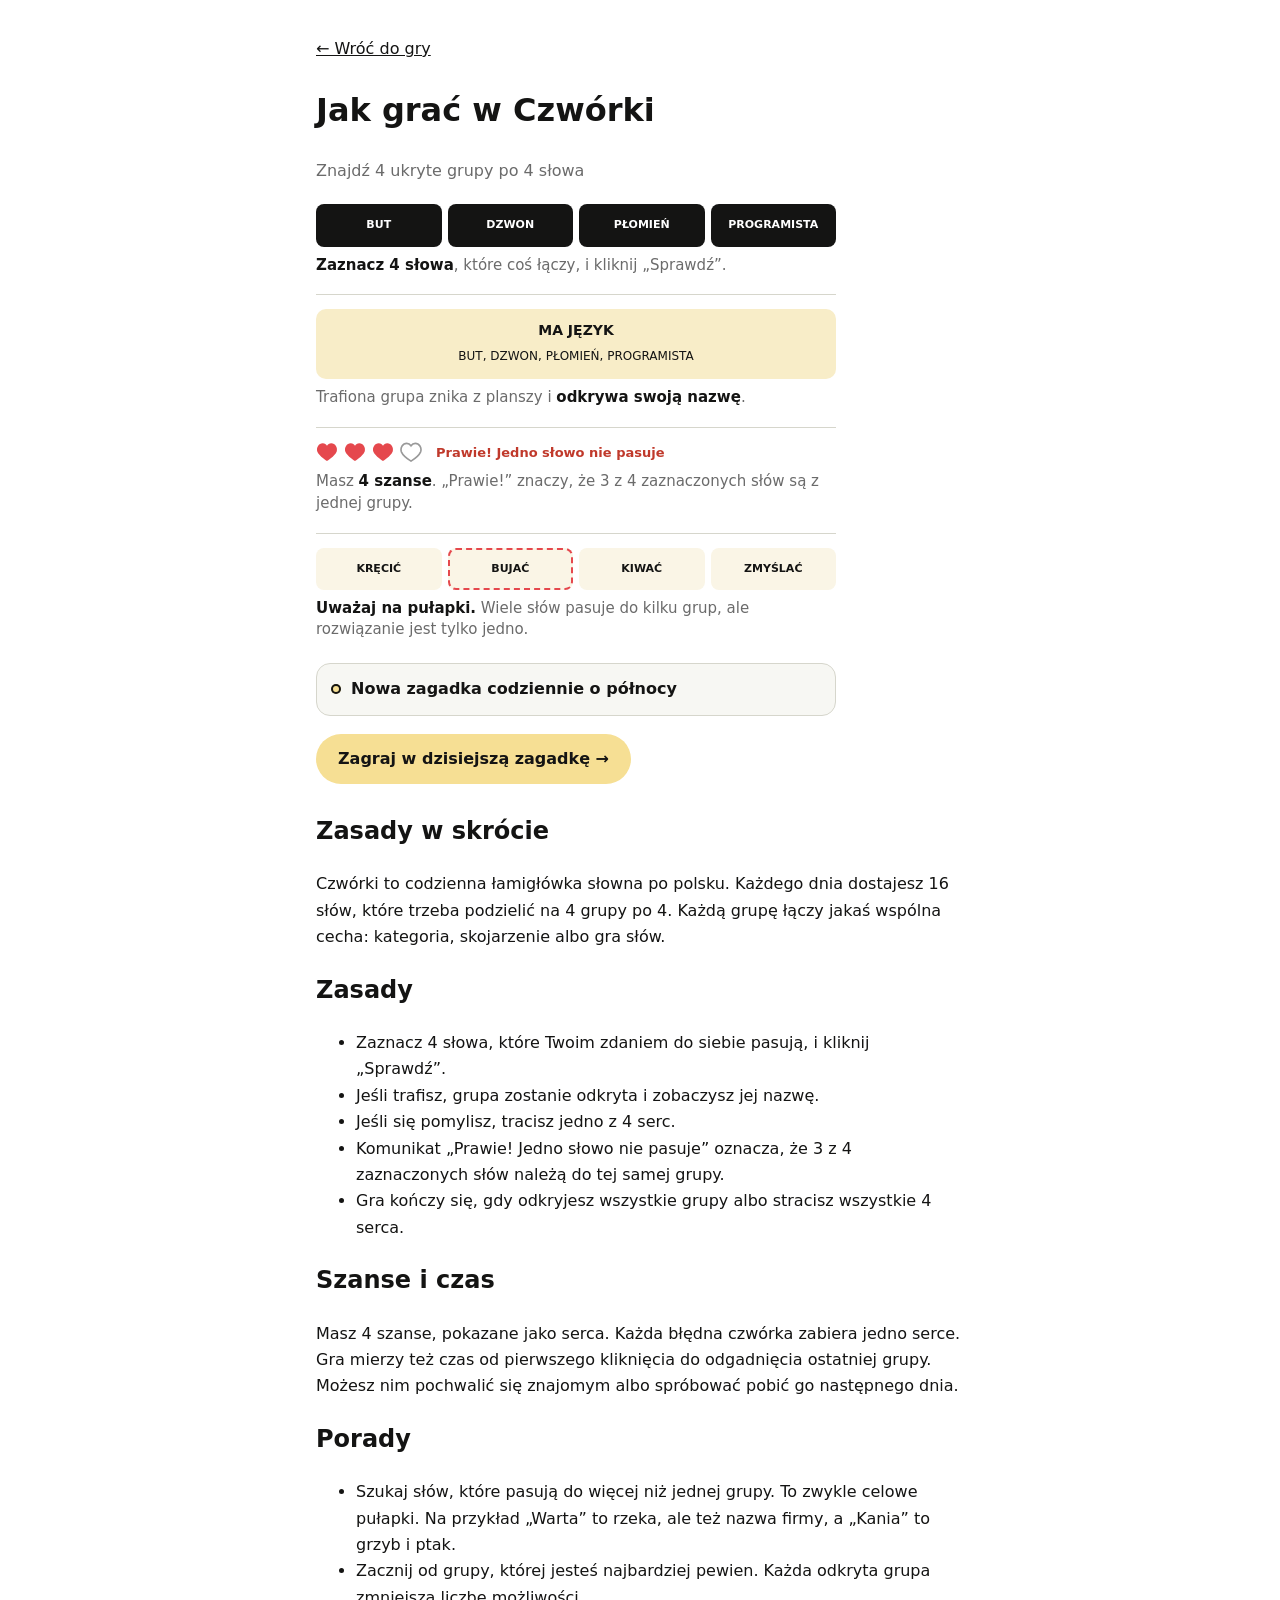
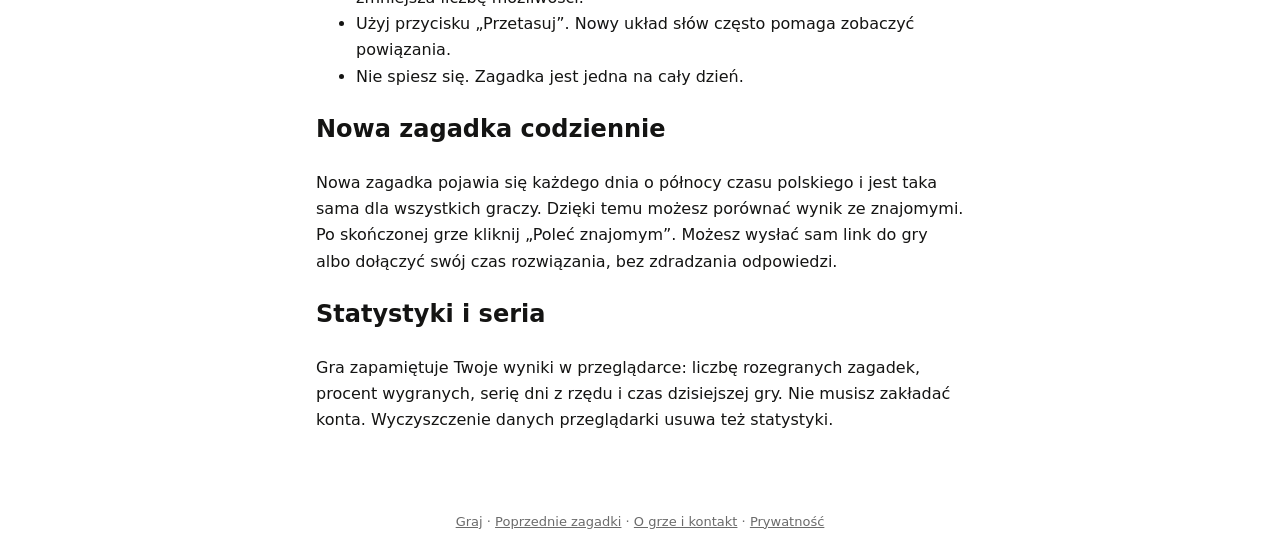
<file: jak-grac.html>
<!DOCTYPE html>
<html lang="pl">
<head>
<meta charset="UTF-8">
<meta name="viewport" content="width=device-width, initial-scale=1">
<title>Jak grać w Czwórki – zasady i porady</title>
<meta name="description" content="Zasady gry Czwórki: jak układać słowa w grupy, jak działają szanse i jak unikać pułapek.">
<script>try{if(localStorage.getItem("cz-theme")==="dark")document.documentElement.dataset.theme="dark"}catch(e){}</script>
<link rel="icon" href="data:image/svg+xml,<svg xmlns='http://www.w3.org/2000/svg' viewBox='0 0 40 40'><rect width='40' height='40' rx='9' fill='%23F6DF94'/><rect x='7' y='7' width='12' height='12' rx='3' fill='%23141413'/><rect x='21' y='7' width='12' height='12' rx='3' fill='%23141413'/><rect x='7' y='21' width='12' height='12' rx='3' fill='%23141413'/><rect x='21' y='21' width='12' height='12' rx='3' fill='%23fff'/></svg>">
<link rel="stylesheet" href="style.css?v=68">
<link rel="manifest" href="/manifest.webmanifest">
<link rel="apple-touch-icon" href="/ikony/apple-touch-icon.png">
<meta name="apple-mobile-web-app-capable" content="yes">
<meta name="apple-mobile-web-app-title" content="Czwórki">
<script async src="https://pagead2.googlesyndication.com/pagead/js/adsbygoogle.js?client=ca-pub-8335463733241700" crossorigin="anonymous"></script>
</head>
<body>
<main class="page">
<p><a href="./">← Wróć do gry</a></p>
<h1>Jak grać w Czwórki</h1>
<section class="tut">
<p class="sub2" style="margin-top:0">Znajdź 4 ukryte grupy po 4 słowa</p>
  <div class="ex">
  <div class="ex-tiles"><span class="sel">BUT</span><span class="sel">DZWON</span><span class="sel">PŁOMIEŃ</span><span class="sel">PROGRAMISTA</span></div>
  <p><b>Zaznacz 4 słowa</b>, które coś łączy, i kliknij „Sprawdź”.</p>
</div>
<div class="ex">
  <div class="ex-row"><b>MA JĘZYK</b><span>BUT, DZWON, PŁOMIEŃ, PROGRAMISTA</span></div>
  <p>Trafiona grupa znika z planszy i <b>odkrywa swoją nazwę</b>.</p>
</div>
<div class="ex">
  <div class="ex-lives"><span class="h"></span><span class="h"></span><span class="h"></span><span class="h off"></span><em>Prawie! Jedno słowo nie pasuje</em></div>
  <p>Masz <b>4 szanse</b>. „Prawie!” znaczy, że 3 z 4 zaznaczonych słów są z jednej grupy.</p>
</div>
<div class="ex">
  <div class="ex-tiles"><span>KRĘCIĆ</span><span class="trap">BUJAĆ</span><span>KIWAĆ</span><span>ZMYŚLAĆ</span></div>
  <p><b>Uważaj na pułapki.</b> Wiele słów pasuje do kilku grup, ale rozwiązanie jest tylko jedno.</p>
</div>
<div class="pill"><i></i>Nowa zagadka codziennie o północy</div>
<p style="margin-top:18px"><a class="btn-play" href="./">Zagraj w dzisiejszą zagadkę →</a></p>
</section>
<h2>Zasady w skrócie</h2>
<p>Czwórki to codzienna łamigłówka słowna po polsku. Każdego dnia dostajesz 16 słów, które trzeba podzielić na 4 grupy po 4. Każdą grupę łączy jakaś wspólna cecha: kategoria, skojarzenie albo gra słów.</p>

<h2>Zasady</h2>
<ul>
<li>Zaznacz 4 słowa, które Twoim zdaniem do siebie pasują, i kliknij „Sprawdź”.</li>
<li>Jeśli trafisz, grupa zostanie odkryta i zobaczysz jej nazwę.</li>
<li>Jeśli się pomylisz, tracisz jedno z 4 serc.</li>
<li>Komunikat „Prawie! Jedno słowo nie pasuje” oznacza, że 3 z 4 zaznaczonych słów należą do tej samej grupy.</li>
<li>Gra kończy się, gdy odkryjesz wszystkie grupy albo stracisz wszystkie 4 serca.</li>
</ul>

<h2>Szanse i czas</h2>
<p>Masz 4 szanse, pokazane jako serca. Każda błędna czwórka zabiera jedno serce. Gra mierzy też czas od pierwszego kliknięcia do odgadnięcia ostatniej grupy. Możesz nim pochwalić się znajomym albo spróbować pobić go następnego dnia.</p>

<h2>Porady</h2>
<ul>
<li>Szukaj słów, które pasują do więcej niż jednej grupy. To zwykle celowe pułapki. Na przykład „Warta” to rzeka, ale też nazwa firmy, a „Kania” to grzyb i ptak.</li>
<li>Zacznij od grupy, której jesteś najbardziej pewien. Każda odkryta grupa zmniejsza liczbę możliwości.</li>
<li>Użyj przycisku „Przetasuj”. Nowy układ słów często pomaga zobaczyć powiązania.</li>
<li>Nie spiesz się. Zagadka jest jedna na cały dzień.</li>
</ul>

<h2>Nowa zagadka codziennie</h2>
<p>Nowa zagadka pojawia się każdego dnia o północy czasu polskiego i jest taka sama dla wszystkich graczy. Dzięki temu możesz porównać wynik ze znajomymi. Po skończonej grze kliknij „Poleć znajomym”. Możesz wysłać sam link do gry albo dołączyć swój czas rozwiązania, bez zdradzania odpowiedzi.</p>

<h2>Statystyki i seria</h2>
<p>Gra zapamiętuje Twoje wyniki w przeglądarce: liczbę rozegranych zagadek, procent wygranych, serię dni z rzędu i czas dzisiejszej gry. Nie musisz zakładać konta. Wyczyszczenie danych przeglądarki usuwa też statystyki.</p>
</main>
<footer class="foot"><a href="./">Graj</a> · <a href="archiwum.html">Poprzednie zagadki</a> · <a href="o-grze.html">O grze i kontakt</a> · <a href="polityka-prywatnosci.html">Prywatność</a></footer>
</body>
</html>
</file>
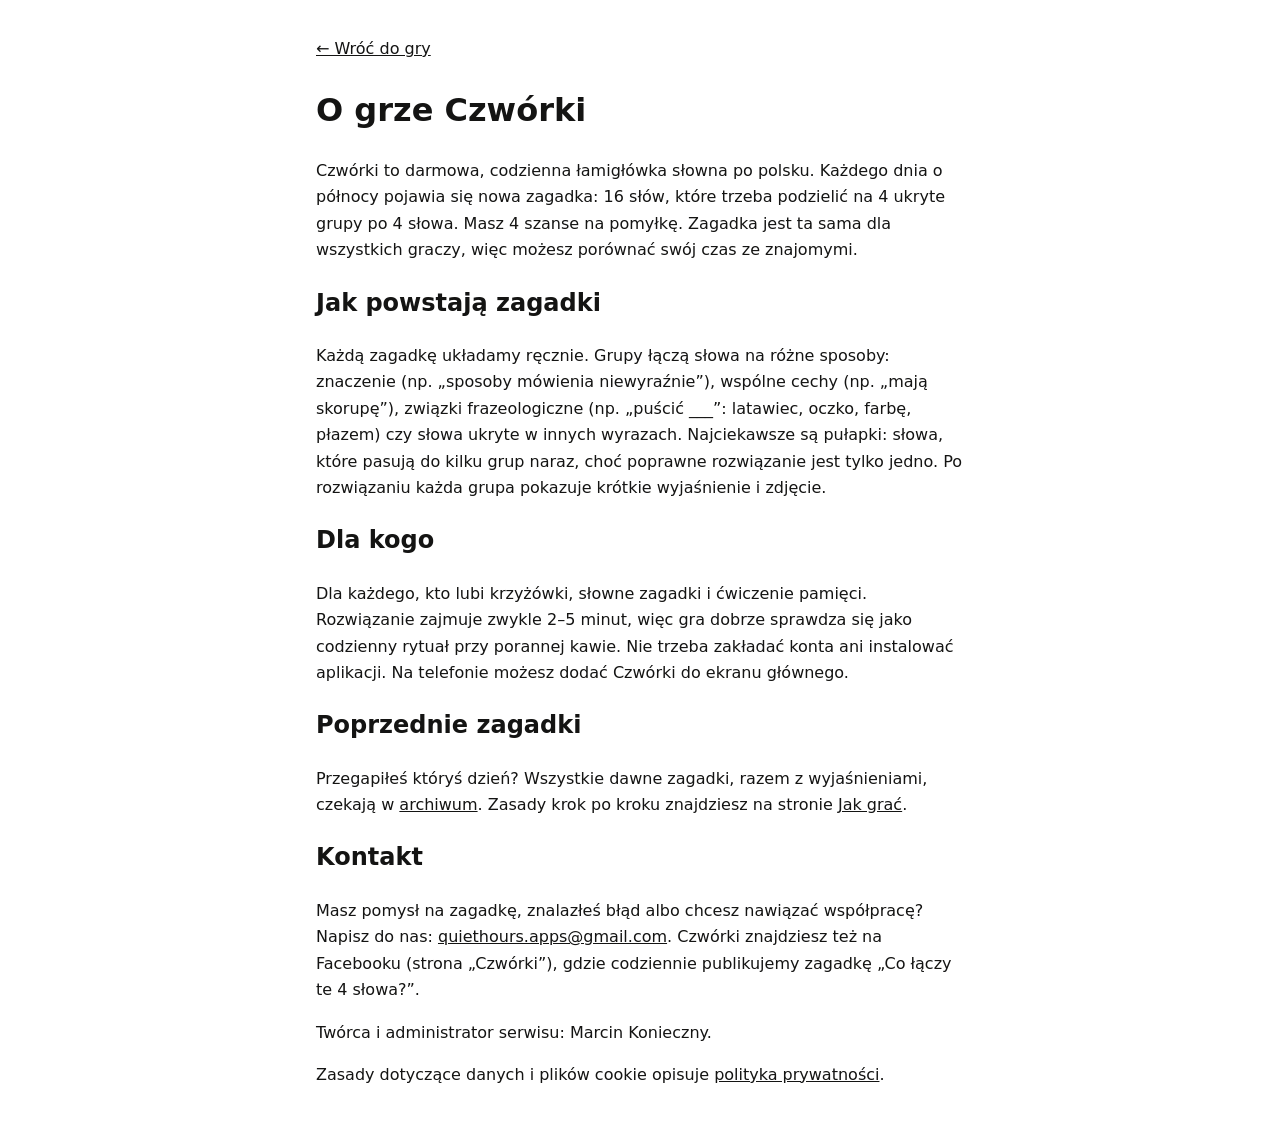
<file: o-grze.html>
<!DOCTYPE html>
<html lang="pl">
<head>
<meta charset="UTF-8">
<meta name="viewport" content="width=device-width, initial-scale=1">
<title>O grze i kontakt – Czwórki</title>
<meta name="description" content="Czwórki to darmowa, codzienna łamigłówka słowna po polsku. Poznaj zasady, historię gry i skontaktuj się z nami.">
<link rel="icon" href="data:image/svg+xml,<svg xmlns='http://www.w3.org/2000/svg' viewBox='0 0 40 40'><rect width='40' height='40' rx='9' fill='%23F6DF94'/><rect x='7' y='7' width='12' height='12' rx='3' fill='%23141413'/><rect x='21' y='7' width='12' height='12' rx='3' fill='%23141413'/><rect x='7' y='21' width='12' height='12' rx='3' fill='%23141413'/><rect x='21' y='21' width='12' height='12' rx='3' fill='%23fff'/></svg>">
<link rel="stylesheet" href="style.css">
<script async src="https://pagead2.googlesyndication.com/pagead/js/adsbygoogle.js?client=ca-pub-8335463733241700" crossorigin="anonymous"></script>
</head>
<body>
<main class="page">
<p><a href="./">← Wróć do gry</a></p>
<h1>O grze Czwórki</h1>
<p>Czwórki to darmowa, codzienna łamigłówka słowna po polsku. Każdego dnia o północy pojawia się nowa zagadka: 16 słów, które trzeba podzielić na 4 ukryte grupy po 4 słowa. Masz 4 szanse na pomyłkę. Zagadka jest ta sama dla wszystkich graczy, więc możesz porównać swój czas ze znajomymi.</p>

<h2>Jak powstają zagadki</h2>
<p>Każdą zagadkę układamy ręcznie. Grupy łączą słowa na różne sposoby: znaczenie (np. „sposoby mówienia niewyraźnie”), wspólne cechy (np. „mają skorupę”), związki frazeologiczne (np. „puścić ___”: latawiec, oczko, farbę, płazem) czy słowa ukryte w innych wyrazach. Najciekawsze są pułapki: słowa, które pasują do kilku grup naraz, choć poprawne rozwiązanie jest tylko jedno. Po rozwiązaniu każda grupa pokazuje krótkie wyjaśnienie i zdjęcie.</p>

<h2>Dla kogo</h2>
<p>Dla każdego, kto lubi krzyżówki, słowne zagadki i ćwiczenie pamięci. Rozwiązanie zajmuje zwykle 2–5 minut, więc gra dobrze sprawdza się jako codzienny rytuał przy porannej kawie. Nie trzeba zakładać konta ani instalować aplikacji. Na telefonie możesz dodać Czwórki do ekranu głównego.</p>

<h2>Poprzednie zagadki</h2>
<p>Przegapiłeś któryś dzień? Wszystkie dawne zagadki, razem z wyjaśnieniami, czekają w <a href="archiwum.html">archiwum</a>. Zasady krok po kroku znajdziesz na stronie <a href="jak-grac.html">Jak grać</a>.</p>

<h2>Kontakt</h2>
<p>Masz pomysł na zagadkę, znalazłeś błąd albo chcesz nawiązać współpracę? Napisz do nas: <a href="mailto:quiethours.apps@gmail.com">quiethours.apps@gmail.com</a>. Czwórki znajdziesz też na Facebooku (strona „Czwórki”), gdzie codziennie publikujemy zagadkę „Co łączy te 4 słowa?”.</p>
<p>Twórca i administrator serwisu: Marcin Konieczny.</p>
<p>Zasady dotyczące danych i plików cookie opisuje <a href="polityka-prywatnosci.html">polityka prywatności</a>.</p>
</main>
</body>
</html>
</file>
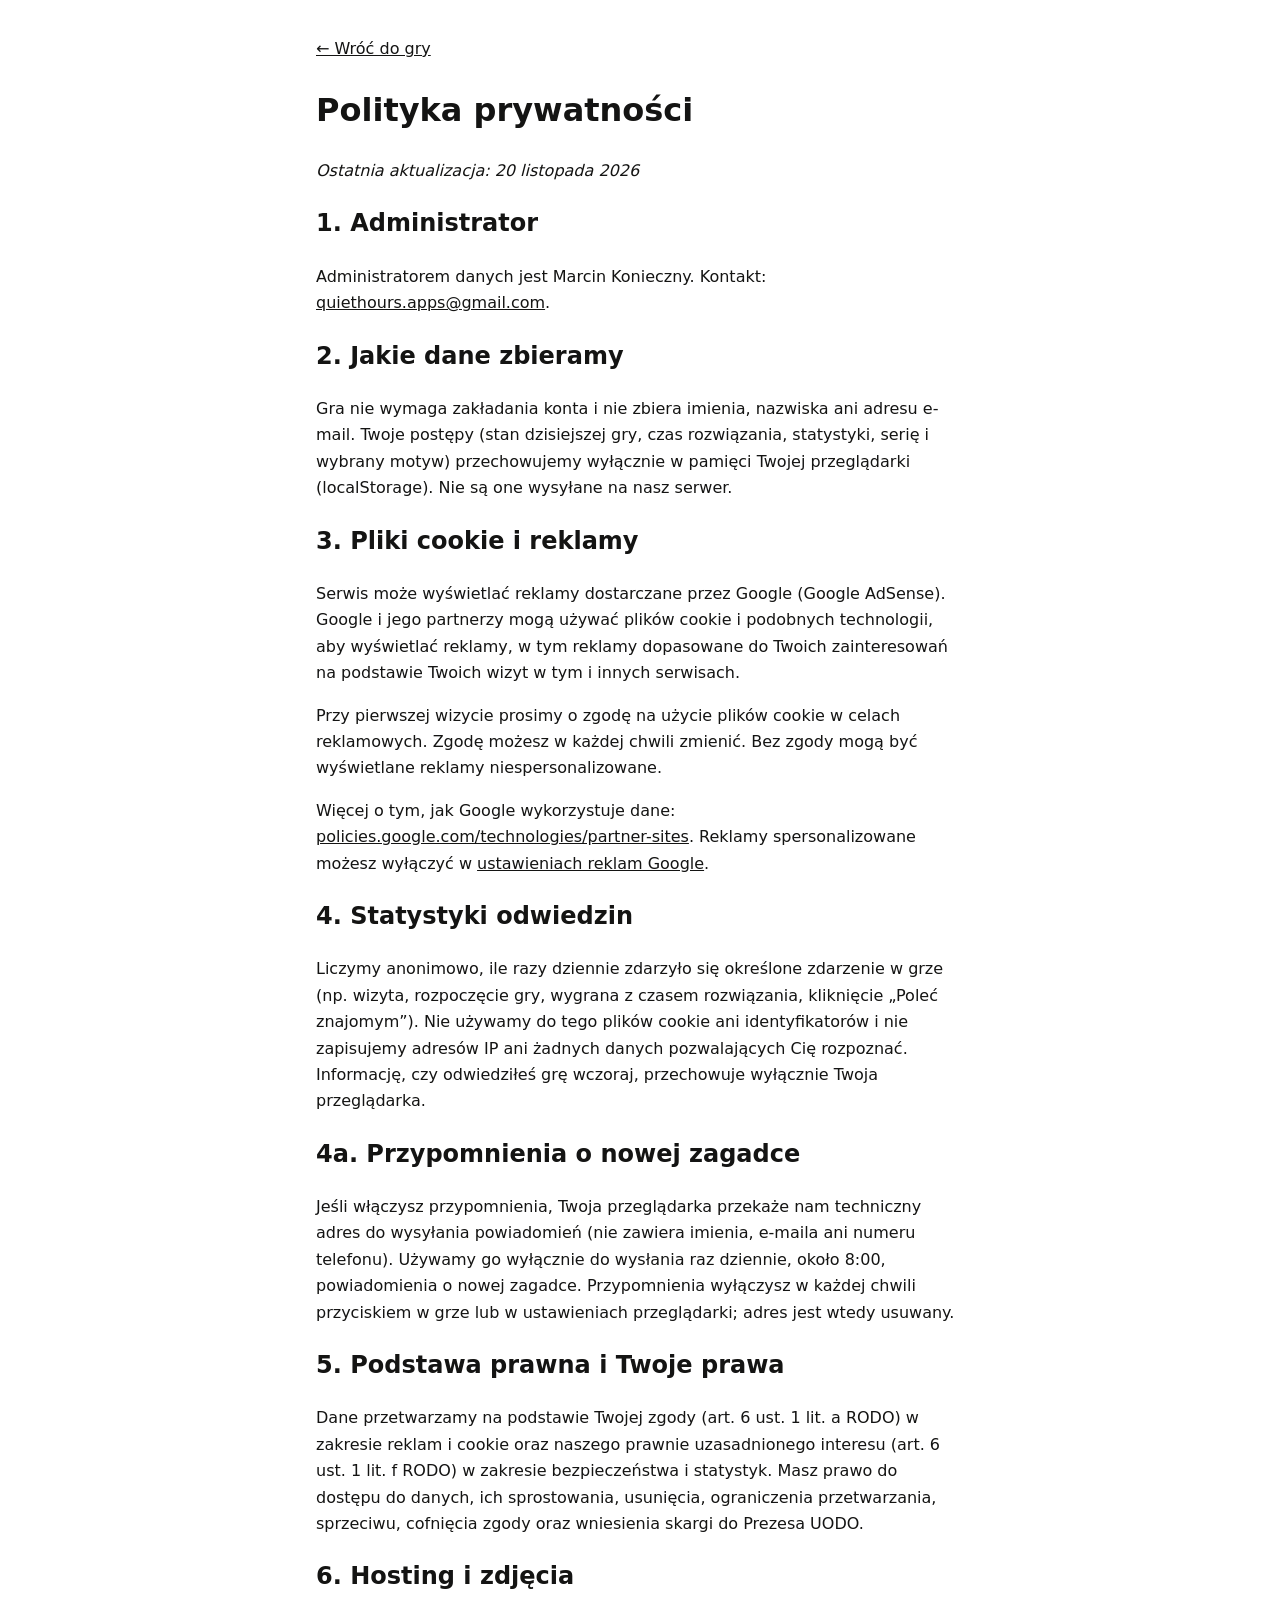
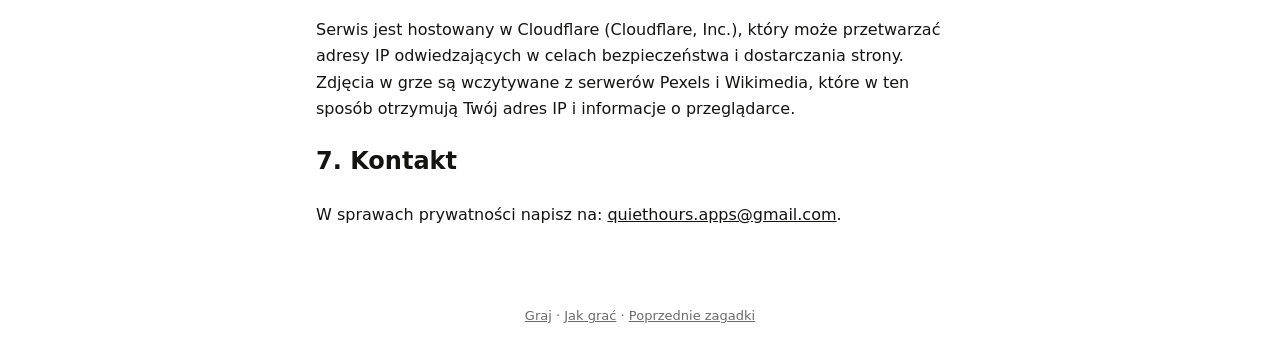
<file: polityka-prywatnosci.html>
<!DOCTYPE html>
<html lang="pl">
<head>
<meta charset="UTF-8">
<meta name="viewport" content="width=device-width, initial-scale=1">
<title>Polityka prywatności – Czwórki</title>
<link rel="icon" href="data:image/svg+xml,<svg xmlns='http://www.w3.org/2000/svg' viewBox='0 0 40 40'><rect width='40' height='40' rx='9' fill='%23F6DF94'/><rect x='7' y='7' width='12' height='12' rx='3' fill='%23141413'/><rect x='21' y='7' width='12' height='12' rx='3' fill='%23141413'/><rect x='7' y='21' width='12' height='12' rx='3' fill='%23141413'/><rect x='21' y='21' width='12' height='12' rx='3' fill='%23fff'/></svg>">
<link rel="stylesheet" href="style.css">
<script async src="https://pagead2.googlesyndication.com/pagead/js/adsbygoogle.js?client=ca-pub-8335463733241700" crossorigin="anonymous"></script>
</head>
<body>
<main class="page">
<p><a href="./">← Wróć do gry</a></p>
<h1>Polityka prywatności</h1>
<p><em>Ostatnia aktualizacja: 20 listopada 2026</em></p>

<h2>1. Administrator</h2>
<p>Administratorem danych jest Marcin Konieczny. Kontakt: <a href="mailto:quiethours.apps@gmail.com">quiethours.apps@gmail.com</a>.</p>

<h2>2. Jakie dane zbieramy</h2>
<p>Gra nie wymaga zakładania konta i nie zbiera imienia, nazwiska ani adresu e-mail. Twoje postępy (stan dzisiejszej gry, czas rozwiązania, statystyki, serię i wybrany motyw) przechowujemy wyłącznie w pamięci Twojej przeglądarki (localStorage). Nie są one wysyłane na nasz serwer.</p>

<h2>3. Pliki cookie i reklamy</h2>
<p>Serwis może wyświetlać reklamy dostarczane przez Google (Google AdSense). Google i jego partnerzy mogą używać plików cookie i podobnych technologii, aby wyświetlać reklamy, w tym reklamy dopasowane do Twoich zainteresowań na podstawie Twoich wizyt w tym i innych serwisach.</p>
<p>Przy pierwszej wizycie prosimy o zgodę na użycie plików cookie w celach reklamowych. Zgodę możesz w każdej chwili zmienić. Bez zgody mogą być wyświetlane reklamy niespersonalizowane.</p>
<p>Więcej o tym, jak Google wykorzystuje dane: <a href="https://policies.google.com/technologies/partner-sites?hl=pl">policies.google.com/technologies/partner-sites</a>. Reklamy spersonalizowane możesz wyłączyć w <a href="https://adssettings.google.com">ustawieniach reklam Google</a>.</p>

<h2>4. Statystyki odwiedzin</h2>
<p>Liczymy anonimowo, ile razy dziennie zdarzyło się określone zdarzenie w grze (np. wizyta, rozpoczęcie gry, wygrana z czasem rozwiązania, kliknięcie „Poleć znajomym”). Nie używamy do tego plików cookie ani identyfikatorów i nie zapisujemy adresów IP ani żadnych danych pozwalających Cię rozpoznać. Informację, czy odwiedziłeś grę wczoraj, przechowuje wyłącznie Twoja przeglądarka.</p>

<h2>4a. Przypomnienia o nowej zagadce</h2>
<p>Jeśli włączysz przypomnienia, Twoja przeglądarka przekaże nam techniczny adres do wysyłania powiadomień (nie zawiera imienia, e-maila ani numeru telefonu). Używamy go wyłącznie do wysłania raz dziennie, około 8:00, powiadomienia o nowej zagadce. Przypomnienia wyłączysz w każdej chwili przyciskiem w grze lub w ustawieniach przeglądarki; adres jest wtedy usuwany.</p>

<h2>5. Podstawa prawna i Twoje prawa</h2>
<p>Dane przetwarzamy na podstawie Twojej zgody (art. 6 ust. 1 lit. a RODO) w zakresie reklam i cookie oraz naszego prawnie uzasadnionego interesu (art. 6 ust. 1 lit. f RODO) w zakresie bezpieczeństwa i statystyk. Masz prawo do dostępu do danych, ich sprostowania, usunięcia, ograniczenia przetwarzania, sprzeciwu, cofnięcia zgody oraz wniesienia skargi do Prezesa UODO.</p>

<h2>6. Hosting i zdjęcia</h2>
<p>Serwis jest hostowany w Cloudflare (Cloudflare, Inc.), który może przetwarzać adresy IP odwiedzających w celach bezpieczeństwa i dostarczania strony. Zdjęcia w grze są wczytywane z serwerów Pexels i Wikimedia, które w ten sposób otrzymują Twój adres IP i informacje o przeglądarce.</p>

<h2>7. Kontakt</h2>
<p>W sprawach prywatności napisz na: <a href="mailto:quiethours.apps@gmail.com">quiethours.apps@gmail.com</a>.</p>
</main>
<footer class="foot"><a href="./">Graj</a> · <a href="jak-grac.html">Jak grać</a> · <a href="archiwum.html">Poprzednie zagadki</a></footer>
</body>
</html>
</file>
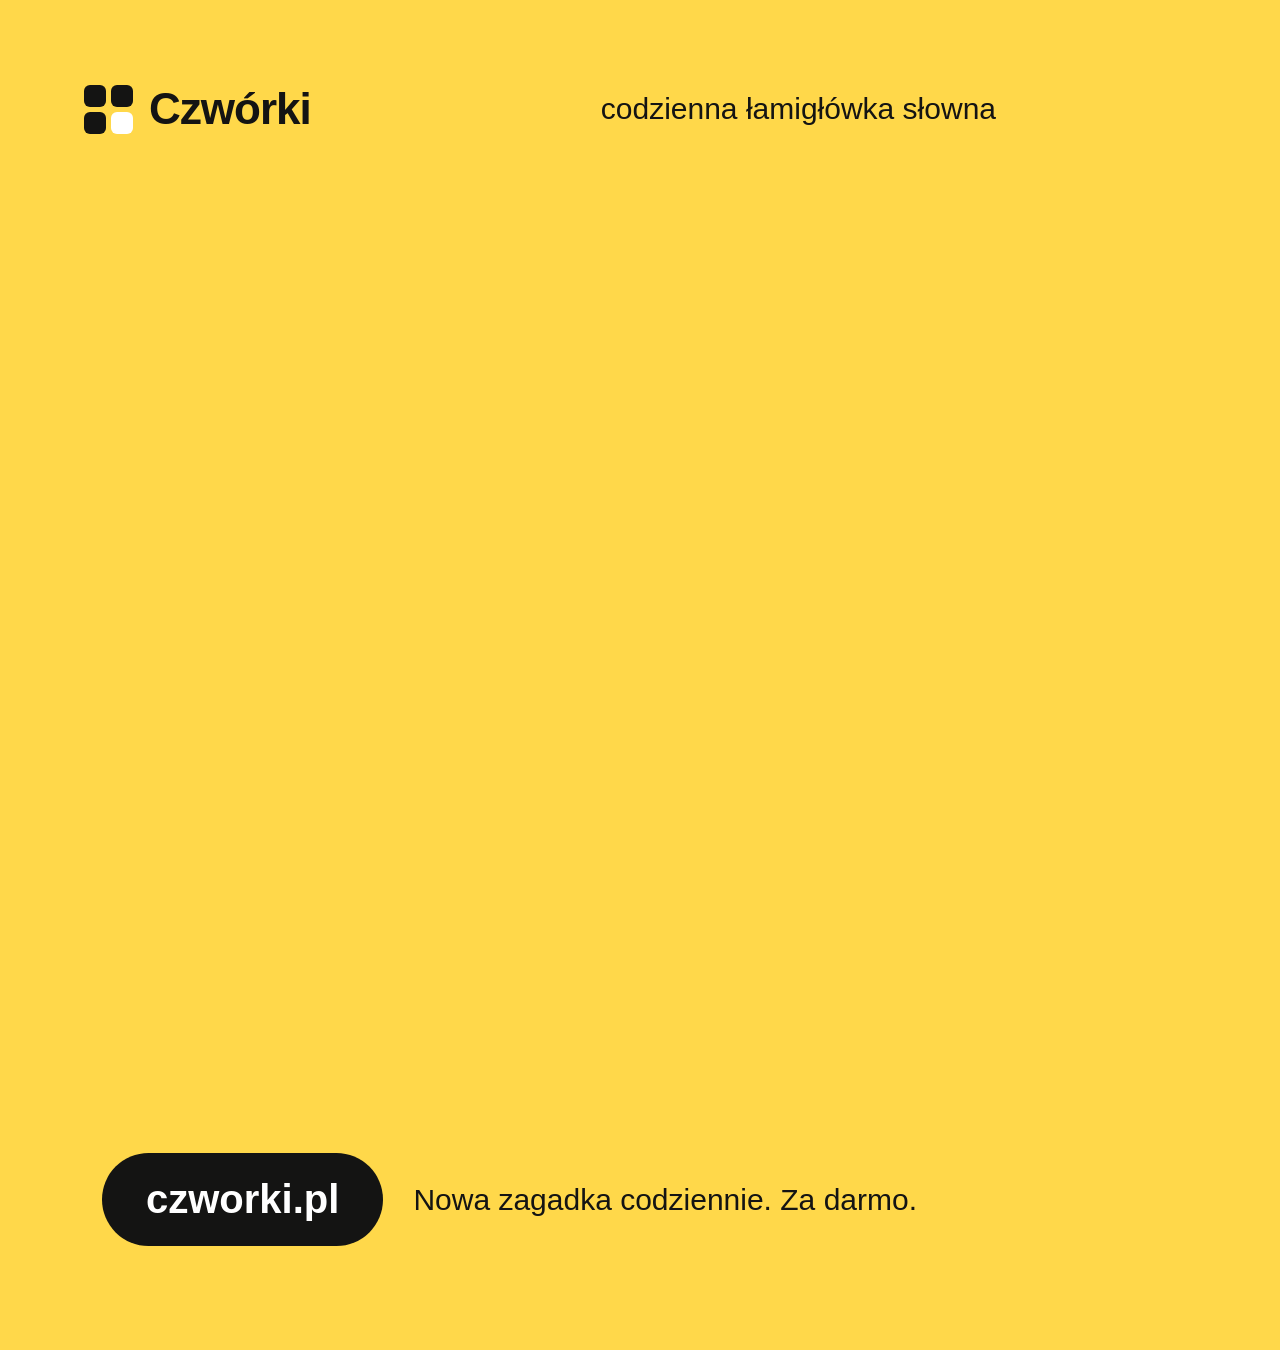
<file: marketing/tpl.html>
<!doctype html><html><head><meta charset="utf-8"><style>
*{box-sizing:border-box;margin:0}
body{width:1080px;height:1350px;background:#FFD84A;font-family:Inter,sans-serif;color:#141413;padding:84px 84px 78px;display:flex;flex-direction:column}
.top{display:flex;justify-content:space-between;align-items:center;font-size:30px}
.logo{display:flex;align-items:center;gap:16px;font-weight:800;font-size:44px;letter-spacing:-1px}
.mk{display:grid;grid-template-columns:22px 22px;gap:5px}.mk i{width:22px;height:22px;border-radius:6px;background:#141413}.mk i:last-child{background:#fff}
.tag{font-weight:500}
.main{flex:1;display:flex;flex-direction:column;justify-content:center;gap:40px}
h1{font-size:96px;line-height:1.02;font-weight:800;letter-spacing:-3px}
h1.m{font-size:78px;letter-spacing:-2px}
.sub{font-size:40px;line-height:1.3;font-weight:500}
.grid{display:grid;grid-template-columns:repeat(2,1fr);gap:18px}
.grid.c3{grid-template-columns:repeat(3,1fr)}.grid.c4{grid-template-columns:repeat(4,1fr);gap:14px}
.t{height:150px;border-radius:24px;background:#FFF8E6;display:grid;place-items:center;font-weight:800;font-size:42px;letter-spacing:.5px;text-align:center;padding:0 10px}
.grid.c4 .t{height:118px;font-size:26px;border-radius:18px}
.t.d{background:#141413;color:#fff}
.t.x{outline:5px dashed #C0392B;outline-offset:-5px}
.row{background:#141413;color:#fff;border-radius:24px;padding:40px;text-align:center}
.row b{display:block;font-size:52px;color:#FFD84A;font-weight:800;letter-spacing:1px}
.row span{font-size:34px;font-weight:600}
.hearts{font-size:64px;letter-spacing:10px;color:#D64545}
.foot{display:flex;align-items:center;gap:30px;font-size:30px;font-weight:500;padding:0 0 26px 18px;white-space:nowrap}
.cta{background:#141413;color:#fff;border-radius:999px;padding:24px 44px;font-weight:800;font-size:40px}
.big{font-size:200px;font-weight:800;letter-spacing:-8px;line-height:1}
.msg{display:inline-block;background:#fff;border-radius:999px;padding:18px 34px;font-size:38px;font-weight:700;color:#C0392B;align-self:flex-start}
</style></head><body>
<div class="top"><div class="logo"><div class="mk"><i></i><i></i><i></i><i></i></div>Czwórki</div><div class="tag">codzienna łamigłówka słowna</div></div>
<div class="main" id="main"></div>
<div class="foot"><span class="cta">czworki.pl</span><span id="foot">Nowa zagadka codziennie. Za darmo.</span></div>
</body></html>
</file>
<file: style.css>
:root{--card:#f7f7f3;
  --bg:#ffffff;--fg:#141413;--muted:#6b6b6b;--tile:#FAF5E6;--tile-sel:#141413;--line:#d6d6cc;
  --c0:#F8EDC8;--c1:#F8EDC8;--c2:#F8EDC8;--c3:#F8EDC8;--danger:#c0392b;
  --r:10px;
}
html[data-theme="dark"]{--c0:#3a3a3c;--c1:#3a3a3c;--c2:#3a3a3c;--c3:#3a3a3c;--card:#1c1c1e;--bg:#121213;--fg:#f2f2f2;--muted:#9a9a9a;--tile:#2c2c2e;--tile-sel:#d8d8d0;--line:#3a3a3c;color-scheme:dark}
*{box-sizing:border-box}
[hidden]{display:none!important}
html,body{margin:0;background:var(--bg);color:var(--fg);font-family:system-ui,-apple-system,"Segoe UI",Roboto,sans-serif;-webkit-tap-highlight-color:transparent}
.top{display:flex;align-items:center;justify-content:space-between;padding:10px 14px;border-bottom:1px solid var(--line);max-width:560px;margin:0 auto}
.top-l,.top-r{display:flex;gap:8px;min-width:80px}.top-r{justify-content:flex-end}
.top h1{font-size:22px;margin:0;font-weight:700;letter-spacing:.5px}
.icon{width:36px;height:36px;border-radius:50%;border:1px solid var(--line);background:none;color:var(--fg);font-size:16px;cursor:pointer}
.wrap{max-width:560px;margin:0 auto;padding:14px}
.sub{text-align:center;color:var(--muted);margin:4px 0 14px;font-size:15px}
.grid{display:grid;grid-template-columns:repeat(4,minmax(0,1fr));gap:8px}
.tile{aspect-ratio:1.15/1;border:none;border-radius:var(--r);background:var(--tile);color:var(--fg);font-weight:700;text-transform:uppercase;font-size:clamp(10px,3.1vw,15px);cursor:pointer;user-select:none;padding:2px 3px;white-space:nowrap;overflow:hidden;transition:transform .1s}
.tile:active{transform:scale(.96)}
.tile.sel{background:var(--tile-sel);color:var(--bg)}
.tile.shake{animation:shake .35s}
@keyframes shake{25%{transform:translateX(-5px)}50%{transform:translateX(5px)}75%{transform:translateX(-3px)}}
.row{position:relative;overflow:hidden;border-radius:var(--r);padding:14px 8px;text-align:center;margin-bottom:8px;color:#121212;animation:pop .3s;isolation:isolate;background:var(--gc)}
.row-txt{position:relative;z-index:2}
.row-bg{position:absolute;inset:-4px;background-size:cover;background-position:center;filter:blur(1px);z-index:0;opacity:0;transition:opacity .6s}
.row-bg.on{opacity:1}
.row.has-img{padding:22px 22px;color:#fff;background:#333}
.row.has-img::before,.row.has-img::after{content:"";position:absolute;top:0;bottom:0;width:12px;background:var(--gc);z-index:3}
.row.has-img::before{left:0}.row.has-img::after{right:0}
.row.has-img .row-txt{text-shadow:0 1px 3px rgba(0,0,0,.9),0 0 12px rgba(0,0,0,.6)}
.row.has-img .row-bg::after{content:"";position:absolute;inset:0;background:rgba(0,0,0,.28)}
.credit{position:absolute;right:18px;bottom:3px;z-index:2;font-size:9px;color:#fff;opacity:.75;text-decoration:none;text-shadow:0 1px 2px #000}
.row b{display:block;text-transform:uppercase;font-size:15px}
.row span{font-size:14px;text-transform:uppercase}
@keyframes pop{from{transform:scale(.9);opacity:0}to{transform:scale(1);opacity:1}}
.c0{--gc:var(--c0);background:var(--c0)}.c1{--gc:var(--c1);background:var(--c1)}.c2{--gc:var(--c2);background:var(--c2)}.c3{--gc:var(--c3);background:var(--c3)}
.row.c0,.row.c1,.row.c2,.row.c3{background:var(--gc)}.row.has-img.c0,.row.has-img.c1,.row.has-img.c2,.row.has-img.c3{background:#333}
.lives{text-align:center;color:var(--muted);margin:16px 0 4px;font-size:14px}
.lives i{display:inline-block;width:11px;height:11px;border-radius:50%;background:var(--tile-sel);margin:0 3px;vertical-align:middle}
.msg{text-align:center;min-height:22px;margin:4px 0 8px;font-weight:600;color:var(--danger)}
.actions{display:flex;gap:8px;justify-content:center}
button{font:inherit}
.actions button,.end button,dialog button{border:1px solid var(--fg);background:none;color:var(--fg);border-radius:999px;padding:11px 18px;font-weight:600;cursor:pointer}
button.primary{background:var(--fg);color:var(--bg)}
.opt input{width:17px;height:17px;accent-color:var(--fg)}
.sh:active span{transform:scale(.94)}
.sh.wa span{background:#25d366}.sh.ms span{background:#0a7cff}.sh.fb span{background:#1877f2}.sh.sms span{background:#34c759}.sh.x span{background:#111}.sh.cp span{background:#8a8a85}
html[data-theme="dark"] .sh.x span{background:#444}
body:not(.is-mobile) .mobile-only{display:none}
.ad-slot{margin:18px auto 0;min-height:100px;border:1px dashed var(--line);border-radius:var(--r);display:flex;align-items:center;justify-content:center;color:var(--muted);font-size:12px}
.foot{text-align:center;padding:24px 0 30px;font-size:13px;color:var(--muted)}
.foot a{color:inherit}
dialog{border:none;border-radius:16px;max-width:380px;width:calc(100% - 32px);background:var(--bg);color:var(--fg);padding:20px 22px}
dialog::backdrop{background:rgba(0,0,0,.5)}
dialog h2{margin-top:0}
dialog ul{padding-left:18px;line-height:1.6}
.dot{display:inline-block;width:12px;height:12px;border-radius:3px;vertical-align:middle}
.stats{display:grid;grid-template-columns:repeat(4,1fr);gap:6px;text-align:center;margin-bottom:16px}
.stats b{display:block;font-size:26px}
.stats span{font-size:11px;color:var(--muted)}
.toast{position:fixed;top:70px;left:50%;transform:translateX(-50%);background:var(--fg);color:var(--bg);padding:10px 16px;border-radius:8px;font-weight:600;z-index:10}
.page{max-width:680px;margin:0 auto;padding:20px 16px 40px;line-height:1.65}
.page a{color:inherit}
.lvl{position:absolute;left:8px;top:6px;z-index:4;font-size:10px;font-weight:700;letter-spacing:.6px;padding:2px 7px;border-radius:999px;background:rgba(255,255,255,.75);color:#333}
.row.has-img .lvl{left:20px;background:var(--gc);color:#222}

.row.has-img{padding:24px 22px 22px}

/* ---- Ekran końcowy ---- */
.end{margin-top:18px;animation:pop .35s}
.end-card{display:grid;grid-template-columns:1fr 1fr;background:var(--card);border:1px solid var(--line);border-radius:18px;overflow:hidden}
.end-col{padding:16px 12px;display:flex;flex-direction:column;align-items:center;text-align:center;min-width:0}
.end-col+.end-col{border-left:1px solid var(--line)}
.eyebrow{margin:0 0 6px;font-size:11px;font-weight:700;letter-spacing:.8px;text-transform:uppercase;color:var(--muted)}
.end h2{margin:0 0 10px;font-size:20px}
.end-grid{line-height:0;margin-bottom:12px}
.end-grid div{margin:3px 0}
.end-grid i{display:inline-block;width:19px;height:19px;border-radius:5px;margin:0 1.5px}
.mini{display:flex;gap:18px}
.mini b{display:block;font-size:20px}
.mini span{font-size:11px;color:var(--muted)}
.share-grid{display:grid;grid-template-columns:repeat(3,1fr);gap:10px 4px;width:100%;margin-top:4px}
.sh{display:flex;flex-direction:column;align-items:center;gap:4px;font-size:10.5px;color:var(--muted);text-decoration:none;background:none;border:none;padding:0;cursor:pointer;font-weight:400}
.end .sh{border:none;border-radius:0;padding:0;background:none;color:var(--muted);font-weight:400}
.sh span{width:42px;height:42px;border-radius:50%;display:flex;align-items:center;justify-content:center;transition:transform .15s}
.sh:hover span{transform:translateY(-2px)}
.sh.more span{background:#5b5b57}
.opt{display:flex;align-items:center;gap:6px;font-size:12px;color:var(--muted);margin:12px 0 0;cursor:pointer}
.opt input{width:15px;height:15px;accent-color:var(--fg);margin:0}
.next{display:flex;justify-content:center;align-items:center;gap:6px;margin:14px auto 0;padding:9px 16px;border-radius:999px;background:var(--card);border:1px solid var(--line);width:max-content;font-size:14px;color:var(--muted)}
.next b{color:var(--fg);font-variant-numeric:tabular-nums}
.end button.ghost{display:block;margin:10px auto 0;border:none;background:none;color:var(--muted);text-decoration:underline;font-weight:500;padding:4px 8px;font-size:13px}
@media (max-width:360px){.end-card{grid-template-columns:1fr}.end-col+.end-col{border-left:none;border-top:1px solid var(--line)}}
/* ---- Auto-odkrywanie ostatniej grupy ---- */
.tile.sel{transition:background .15s,transform .15s}
.tile.auto{animation:autoPick .3s ease-out}
@keyframes autoPick{0%{transform:scale(1)}50%{transform:scale(1.12)}100%{transform:scale(1)}}
.grid.closing .tile{transition:opacity .25s,transform .25s;opacity:0;transform:scale(.85)}
body.is-mobile .desktop-only{display:none}
body:not(.is-mobile) .share-grid{grid-template-columns:repeat(2,1fr);max-width:140px}
.arch-link{display:block;margin:12px auto 0;padding:12px 14px;border-radius:14px;border:1px solid var(--line);background:var(--card);color:var(--fg);text-decoration:none;font-size:14px;font-weight:600;text-align:center;max-width:380px}
.arch-link:hover{border-color:var(--fg)}
.row.has-img{min-height:118px;display:flex;flex-direction:column;justify-content:center}
@media (min-width:600px){.row.has-img{min-height:150px}}

/* ---- bez kolorów grup ---- */
.row.has-img::before,.row.has-img::after{display:none}
.row.has-img{padding-left:16px;padding-right:16px}
.row:not(.has-img){color:var(--fg)}
html[data-theme="dark"] .row:not(.has-img) b,html[data-theme="dark"] .row:not(.has-img) span{color:var(--fg)}
.credit{right:12px}
/* ---- 7] większe ikony ---- */
.icon{width:44px;height:44px;font-size:20px;display:flex;align-items:center;justify-content:center}
.icon.help{font-size:19px;font-weight:800;border-width:1.5px;border-color:var(--fg)}
/* ---- 6] życia jako serca ---- */
.lives{display:flex;align-items:center;justify-content:center;gap:10px;font-size:14px}
.lives i{display:none}
.hearts{display:inline-flex;gap:6px}
.h{width:22px;height:20px;display:inline-block;background:no-repeat center/contain url("data:image/svg+xml,%3Csvg xmlns='http://www.w3.org/2000/svg' viewBox='0 0 24 22'%3E%3Cpath d='M12 21s-8.5-5.3-10.6-10.2C-.1 6.2 3 1.5 7.3 1.5c2.2 0 3.7 1.2 4.7 2.7 1-1.5 2.5-2.7 4.7-2.7 4.3 0 7.4 4.7 5.9 9.3C20.5 15.7 12 21 12 21z' fill='%23e5484d'/%3E%3C/svg%3E")}
.h.off{background-image:url("data:image/svg+xml,%3Csvg xmlns='http://www.w3.org/2000/svg' viewBox='0 0 24 22'%3E%3Cpath d='M12 21s-8.5-5.3-10.6-10.2C-.1 6.2 3 1.5 7.3 1.5c2.2 0 3.7 1.2 4.7 2.7 1-1.5 2.5-2.7 4.7-2.7 4.3 0 7.4 4.7 5.9 9.3C20.5 15.7 12 21 12 21z' fill='none' stroke='%23999' stroke-width='1.8'/%3E%3C/svg%3E")}
.h.lost{animation:heartLost .6s}
@keyframes heartLost{0%{transform:scale(1)}30%{transform:scale(1.35)}60%{transform:scale(.8)}100%{transform:scale(1)}}
/* ---- 4] czas na ekranie końcowym ---- */
.time-big{font-size:40px;font-weight:800;font-variant-numeric:tabular-nums;line-height:1.1}
.time-l{font-size:11px;color:var(--muted);margin:2px 0 12px}
/* ---- 5] tutorial jako arkusz od dołu ---- */
dialog.sheet{margin:auto auto 0;width:100%;max-width:560px;border-radius:24px 24px 0 0;padding:10px 20px 22px;max-height:92vh;overflow:auto;animation:sheetUp .3s ease-out}
@keyframes sheetUp{from{transform:translateY(100%)}to{transform:none}}
.grab{width:44px;height:5px;border-radius:3px;background:var(--line);margin:0 auto 12px}
.sheet-h{display:flex;justify-content:space-between;align-items:flex-start}
.sheet-h h2{margin:0;font-size:26px}
.sub2{margin:4px 0 0;color:var(--muted)}
dialog .x{width:40px;height:40px;border-radius:12px;border:none;background:var(--tile);color:var(--fg);font-size:16px;padding:0;cursor:pointer}
.ex{border-top:1px solid var(--line);padding:14px 0 4px;margin-top:14px}
.ex p{margin:8px 0 0;font-size:15px;color:var(--muted);line-height:1.45}
.ex p b{color:var(--fg)}
.ex-tiles{display:grid;grid-template-columns:repeat(4,1fr);gap:6px}
.ex-tiles span{background:var(--tile);border-radius:8px;padding:12px 2px;text-align:center;font-weight:700;font-size:11px}
.ex-tiles span.sel{background:var(--tile-sel);color:var(--bg)}
.ex-tiles span.trap{outline:2px dashed #e5484d;outline-offset:-2px}
.ex-row{background:var(--c0);border-radius:10px;padding:10px;text-align:center}
.ex-row b{display:block;font-size:14px}.ex-row span{font-size:12px}
.ex-lives{display:flex;align-items:center;gap:6px;flex-wrap:wrap}
.ex-lives em{font-style:normal;font-weight:700;color:var(--danger);font-size:13px;margin-left:8px}
.pill{display:flex;align-items:center;gap:10px;background:var(--card);border:1px solid var(--line);border-radius:14px;padding:12px 14px;margin:18px 0 0;font-weight:600}
.pill i{width:10px;height:10px;border-radius:50%;background:#46a758;display:inline-block}
.sheet-f{display:flex;justify-content:space-between;align-items:center;margin-top:16px}
.sheet-f a{color:var(--fg);font-weight:600;font-size:14px}
.sheet-f form{margin:0}
dialog .go{padding:13px 30px;font-size:16px}
.tut{max-width:520px;margin:0 0 28px}
.tut .ex:first-of-type{border-top:none;margin-top:6px}
.btn-play{display:inline-block;background:var(--fg);color:var(--bg)!important;text-decoration:none;font-weight:700;padding:12px 22px;border-radius:999px}

/* ---- zdjęcie w całości + rozmyte tło po bokach ---- */
.row-bg{inset:-30px;filter:blur(18px) saturate(1.2) brightness(.7);background-position:center}
.row.has-img .row-bg::after{display:none}
.row-fg{position:absolute;inset:0;background-size:contain;background-repeat:no-repeat;background-position:center;z-index:1;opacity:0;transition:opacity .6s}
.row-fg.on{opacity:1}
.row.has-img::after{display:block;content:"";position:absolute;inset:0;width:auto;background:linear-gradient(rgba(0,0,0,.15),rgba(0,0,0,.45));z-index:1}
.row.has-img .row-txt{z-index:2}
.row.has-img{min-height:150px}
@media (min-width:600px){.row.has-img{min-height:190px}}

/* ---- żółty akcent marki ---- */
:root{--brand:#F6DF94;--on-brand:#141413}
.top h1.brand{display:flex;align-items:center;gap:10px}
.top h1.brand .mark{color:var(--fg);flex:none}
.end-col:first-child{background:var(--brand);color:var(--on-brand)}
.end-col:first-child .eyebrow,.end-col:first-child .time-l,.end-col:first-child .mini span{color:rgba(20,20,19,.7)}
dialog .go,.btn-play{background:var(--brand)!important;color:var(--on-brand)!important;border-color:var(--brand)!important}
.pill i{background:var(--brand);box-shadow:0 0 0 2px var(--on-brand) inset}
.top h1.brand .mark{border-radius:9px}
html[data-theme="dark"]{--tile-sel:#F6DF94}
html[data-theme="dark"] .tile.sel{color:#141413}

/* ---- efekty ---- */
.tile{transition:background .15s,color .15s,transform .12s}
.tile.enter{animation:tileIn .38s cubic-bezier(.2,.9,.3,1.3) both}
@keyframes tileIn{from{opacity:0;transform:translateY(10px) scale(.9)}to{opacity:1;transform:none}}
.tile.pop{animation:tilePop .22s ease-out}
@keyframes tilePop{0%{transform:scale(1)}45%{transform:scale(1.08)}100%{transform:scale(1)}}
.tile:hover{transform:translateY(-1px)}
.grid.shuffling .tile{transition:transform .18s,opacity .18s;transform:scale(.85) rotate(-3deg);opacity:.2}
.tile.jump{animation:tileJump .45s cubic-bezier(.3,1.6,.5,1) both}
@keyframes tileJump{0%{transform:none}40%{transform:translateY(-14px) scale(1.06)}70%{transform:translateY(2px)}100%{transform:none}}
.row{animation:rowIn .3s ease-out}
@keyframes rowIn{from{opacity:0}to{opacity:1}}
.msg.bump{animation:msgBump .35s ease-out}
@keyframes msgBump{0%{transform:scale(.8);opacity:0}60%{transform:scale(1.06);opacity:1}100%{transform:none}}
.actions button,.end button,.sh span,.arch-link{transition:transform .12s}
.actions button:active,.end button:active,.arch-link:active{transform:scale(.95)}
.end-card{animation:cardIn .5s cubic-bezier(.2,.9,.3,1.2) both}
@keyframes cardIn{from{opacity:0;transform:translateY(16px) scale(.96)}to{opacity:1;transform:none}}
.time-big{animation:timePulse .8s ease-out .7s}
@keyframes timePulse{0%,100%{transform:none}50%{transform:scale(1.08)}}
.confetti{position:fixed;inset:0;width:100%;height:100%;pointer-events:none;z-index:50}
@media (prefers-reduced-motion:reduce){*,*::before,*::after{animation:none!important;transition:none!important}}
/* ---- archiwum w grze ---- */
.arch-badge{display:inline-block;background:var(--brand);color:var(--on-brand);font-weight:700;font-size:12px;padding:2px 8px;border-radius:999px;margin-right:4px;vertical-align:1px}
.sub a{color:var(--fg);font-weight:600}
.next a{color:var(--fg);font-weight:700;text-decoration:none}
.more-games{display:flex;flex-direction:column;gap:8px;max-width:380px;margin:14px auto 0}
.mg-btn,.mg-link{display:flex;align-items:center;justify-content:space-between;gap:12px;padding:14px 18px;border-radius:14px;text-decoration:none;font-weight:700;font-size:15px;transition:transform .12s}
.mg-btn{background:var(--brand);color:var(--on-brand)}
.mg-link{background:var(--card);border:1px solid var(--line);color:var(--fg);font-weight:600}
.mg-btn b,.mg-link b{flex:none;font-size:18px}
.mg-btn:active,.mg-link:active{transform:scale(.97)}
.end button.replay{display:block;margin:12px auto 0;background:none;border:1.5px solid var(--fg);color:var(--fg);border-radius:999px;padding:10px 22px;font-weight:700;font-size:15px}

/* Telefon: węższa plansza z marginesami po bokach (jak w Literalnie) */
@media (max-width:600px){.wrap{padding:14px 18px}.grid{gap:6px}.tile.long{font-size:clamp(9px,2.7vw,13px)}}
/* Komputer: „Jak grać” jako okno na środku, zaokrąglone ze wszystkich stron */
@media (min-width:600px){dialog.sheet{margin:auto;border-radius:24px;padding:22px 26px 24px;max-height:88vh;animation:sheetPop .22s ease-out}dialog.sheet .grab{display:none}}
@keyframes sheetPop{from{opacity:0;transform:scale(.96)}to{opacity:1;transform:none}}

/* Wariant B: kurtyna. Nowy pasek i jego zdjęcie odsłaniają się od góry, napis wjeżdża z boku (ok. 0,5 s) */
.row.fresh{animation:curtain 1.5s cubic-bezier(.2,.8,.2,1) backwards}
.row.fresh .row-txt{animation:txtIn .6s cubic-bezier(.2,.8,.2,1) .6s backwards}
.row-bg.curtain{transition:none;opacity:1}
.row-fg.curtain{transition:none;opacity:1;animation:curtain 1.5s cubic-bezier(.2,.8,.2,1) backwards}
@keyframes curtain{from{clip-path:inset(0 0 100% 0)}to{clip-path:inset(0 0 0 0)}}
@keyframes txtIn{from{opacity:0;transform:translateX(-10px)}to{opacity:1;transform:none}}

/* Po grze: wynik u góry, pod nim reklama, grupy zwinięte do wąskich pasków (dotknięcie rozwija) */
body.finished .end{margin-top:6px}
body.finished .ad-slot{margin:12px 0 0;min-height:250px;font-size:11px;letter-spacing:.5px;text-transform:uppercase}
.groups-label{margin:22px 0 8px;font-size:13px;font-weight:700;color:var(--muted);text-transform:uppercase;letter-spacing:.6px;text-align:center}
body.finished .row{cursor:pointer;transition:min-height .3s ease}
body.finished .row.has-img{min-height:64px;padding:10px 14px}
body.finished .row b{font-size:13px}
body.finished .row span{font-size:11.5px}
body.finished .row .credit{display:none}
body.finished .row.has-img.open{min-height:150px;padding:22px 16px}
body.finished .row.open .credit{display:block}
@media (min-width:600px){body.finished .row.has-img.open{min-height:190px}}

/* Pasek nawigacji w archiwum: zawsze pod ręką (przyklejony u góry przy przewijaniu) */
.arch-nav{position:sticky;top:0;z-index:20;display:flex;align-items:center;gap:6px;margin:0 -4px 12px;padding:8px 4px;background:var(--bg);font-size:14px}
.arch-nav .an-btn{flex:none;width:38px;height:38px;display:grid;place-items:center;border:1px solid var(--line);border-radius:12px;background:var(--card);color:var(--fg);font-size:20px;line-height:1;text-decoration:none;cursor:pointer;padding:0}
.arch-nav .an-btn[aria-disabled="true"]{opacity:.35;pointer-events:none}
.arch-nav .an-mid{flex:1;min-width:0;height:38px;display:flex;align-items:center;justify-content:center;gap:6px;border:1px solid var(--line);border-radius:12px;background:var(--card);color:var(--fg);text-decoration:none;white-space:nowrap;overflow:hidden}
.arch-nav .an-mid .arch-badge{margin:0}
.arch-nav .an-mid i{font-style:normal;font-size:11px;color:var(--muted)}
.arch-nav .an-today{flex:none;height:38px;display:flex;align-items:center;padding:0 12px;border-radius:12px;background:var(--brand);color:var(--on-brand);font-weight:700;font-size:13px;text-decoration:none}
@media (max-width:600px){.arch-nav .an-mid .arch-badge{display:none}}
.arch-nav .an-d{color:var(--muted)}
@media (max-width:360px){.arch-nav .an-today{padding:0 9px;font-size:12px}}

/* Bez „pęknięć” przy animacji: rozmyte tło rysowane w osobnej, przyciętej warstwie */
.row.has-img{isolation:isolate;overflow:hidden}
.row-bg{will-change:auto;transform:translateZ(0)}
/* Po grze zwinięte paski: zdjęcie na całą szerokość (kadr od środka), bez rozmytych pasów po bokach */
body.finished .row.has-img:not(.open) .row-fg{background-size:cover;background-position:center 40%}
body.finished .row.has-img:not(.open) .row-bg{display:none}
body.finished .row.has-img:not(.open)::before{content:"";position:absolute;inset:0;background:rgba(0,0,0,.38);z-index:1}
body.finished .row.has-img:not(.open) .row-txt{position:relative;z-index:2}

/* Bez przeskoków: pasek grupy od razu ma docelową wysokość (zdjęcie nie „rozpycha” go po wczytaniu),
   a kolor tła zmienia się płynnie */
#solved .row{min-height:150px;display:flex;flex-direction:column;justify-content:center;padding:22px 22px;transition:background-color .4s ease,color .4s ease}
@media (min-width:600px){#solved .row{min-height:190px}}
body.finished #solved .row:not(.open){min-height:64px;padding:10px 14px}

/* Bez cienkich kresek (Firefox): kafelki na pełnych pikselach i w osobnych warstwach, bez ruchu przy najechaniu */
.grid.px .tile{aspect-ratio:auto;height:var(--tile-h)}
.tile{will-change:transform;backface-visibility:hidden}
.tile:hover{transform:none}

/* Krótka podpowiedź dla nowych graczy (zamiast okna z instrukcją) */
.hint{display:flex;align-items:center;gap:8px;margin:-4px 0 12px;padding:10px 10px 10px 14px;border-radius:14px;background:var(--brand);color:var(--on-brand);font-size:14px;line-height:1.35;animation:cardIn .4s ease-out both}
.hint span{flex:1}
.hint button{flex:none;border:none;background:rgba(0,0,0,.08);color:inherit;border-radius:10px;font:inherit;font-weight:700;padding:7px 10px;cursor:pointer}
.hint #hint-x{background:none;font-size:20px;line-height:1;padding:4px 6px}

/* Bez przesunięć przy wczytywaniu: miejsce na planszę zarezerwowane, zanim przyjdzie zagadka */
.grid:empty{aspect-ratio:1.1/1}


.remind button.busy{opacity:.7;cursor:progress}

/* Seria dni z rzędu – dyskretnie */
.streak-chip{display:inline-block;margin-left:4px;padding:1px 8px;border-radius:999px;background:var(--card);border:1px solid var(--line);font-size:.9em;color:var(--fg);white-space:nowrap}


/* Dolna część ekranu po grze: jedna karta „jutro” (odliczanie, seria, przypomnienie) i spokojniejsze przyciski */
.tomorrow{margin:14px 0 0;padding:16px 16px 6px;border-radius:18px;background:var(--card);border:1px solid var(--line)}
.tomorrow .next{margin:0 auto;padding:0;border:none;background:none;font-size:15px}
.tomorrow .next b{font-size:20px}
.streak-note{margin:6px 0 0;text-align:center;font-size:13px;color:var(--muted)}
.remind{margin:12px -4px 0;border-top:1px solid var(--line)}
.remind button{width:100%;display:flex;align-items:center;gap:14px;padding:12px 4px 10px;border:none;background:none;color:var(--fg);font:inherit;text-align:left;cursor:pointer}
.remind .rt{flex:1;display:flex;flex-direction:column;gap:2px}
.remind .rt b{font-size:15px}
.remind .rt small{font-size:12.5px;color:var(--muted)}
.remind .sw{flex:none;width:46px;height:28px;border-radius:999px;background:var(--line);position:relative;transition:background .2s}
.remind .sw::after{content:"";position:absolute;top:3px;left:3px;width:22px;height:22px;border-radius:50%;background:#fff;box-shadow:0 1px 3px rgba(0,0,0,.25);transition:transform .2s}
.remind button.on .sw{background:#2E9E5B}
.remind button.on .sw::after{transform:translateX(18px)}
.remind button.busy{opacity:.6;cursor:progress}
.remind p{margin:0 0 8px;font-size:13px;color:var(--muted);line-height:1.4}
.remind p:empty{display:none}
.more-games{flex-direction:row;max-width:none;gap:8px}
.more-games .mg-btn,.more-games .mg-link{flex:1;padding:12px 14px;font-size:14px;border-radius:14px}
.more-games .mg-link{font-weight:700}
.end button.replay{display:block;margin:14px auto 0;border:none;border-radius:0;background:none;color:var(--muted);font:inherit;font-size:14px;text-decoration:underline;text-underline-offset:3px;cursor:pointer;padding:6px}

/* Dwa przyciski w jednej linii i spokojny „Zagraj ponownie” */
.more-games .mg-btn,.more-games .mg-link{white-space:nowrap;padding:13px 16px;font-size:15px}
.end button.replay{margin:16px auto 0;padding:9px 18px;border:1px solid var(--line);border-radius:999px;background:transparent;color:var(--muted);font-size:14px;font-weight:600;text-decoration:none}
.end button.replay:active{transform:scale(.97)}
.more-games .mg-btn,.more-games .mg-link{min-width:0;flex:1 1 0}

/* Podpowiedź */
#btn-hint{background:var(--brand);color:var(--on-brand);border-color:transparent}
.hint-line{margin:10px auto 0;max-width:440px;text-align:center;font-size:14px;color:var(--fg);background:var(--card);border:1px solid var(--line);border-radius:12px;padding:8px 12px}
@media (max-width:420px){.actions{flex-wrap:wrap;justify-content:center}}

.challenge{display:flex;flex-direction:column;align-items:center;gap:2px;width:100%;margin:12px 0 0;padding:14px 16px;border:none;border-radius:14px;background:var(--fg);color:var(--bg);cursor:pointer;font:inherit}
.challenge b{font-size:17px;font-weight:700}
.challenge small{font-size:12.5px;opacity:.75}
.challenge:active{transform:scale(.98)}
.end button.replay{color:var(--fg);border:1.5px solid var(--fg);font-weight:700}
.end button.challenge{background:var(--fg);color:var(--bg);border:none;border-radius:16px;padding:14px 16px}
.end button.challenge small{color:var(--bg)}
</file>
